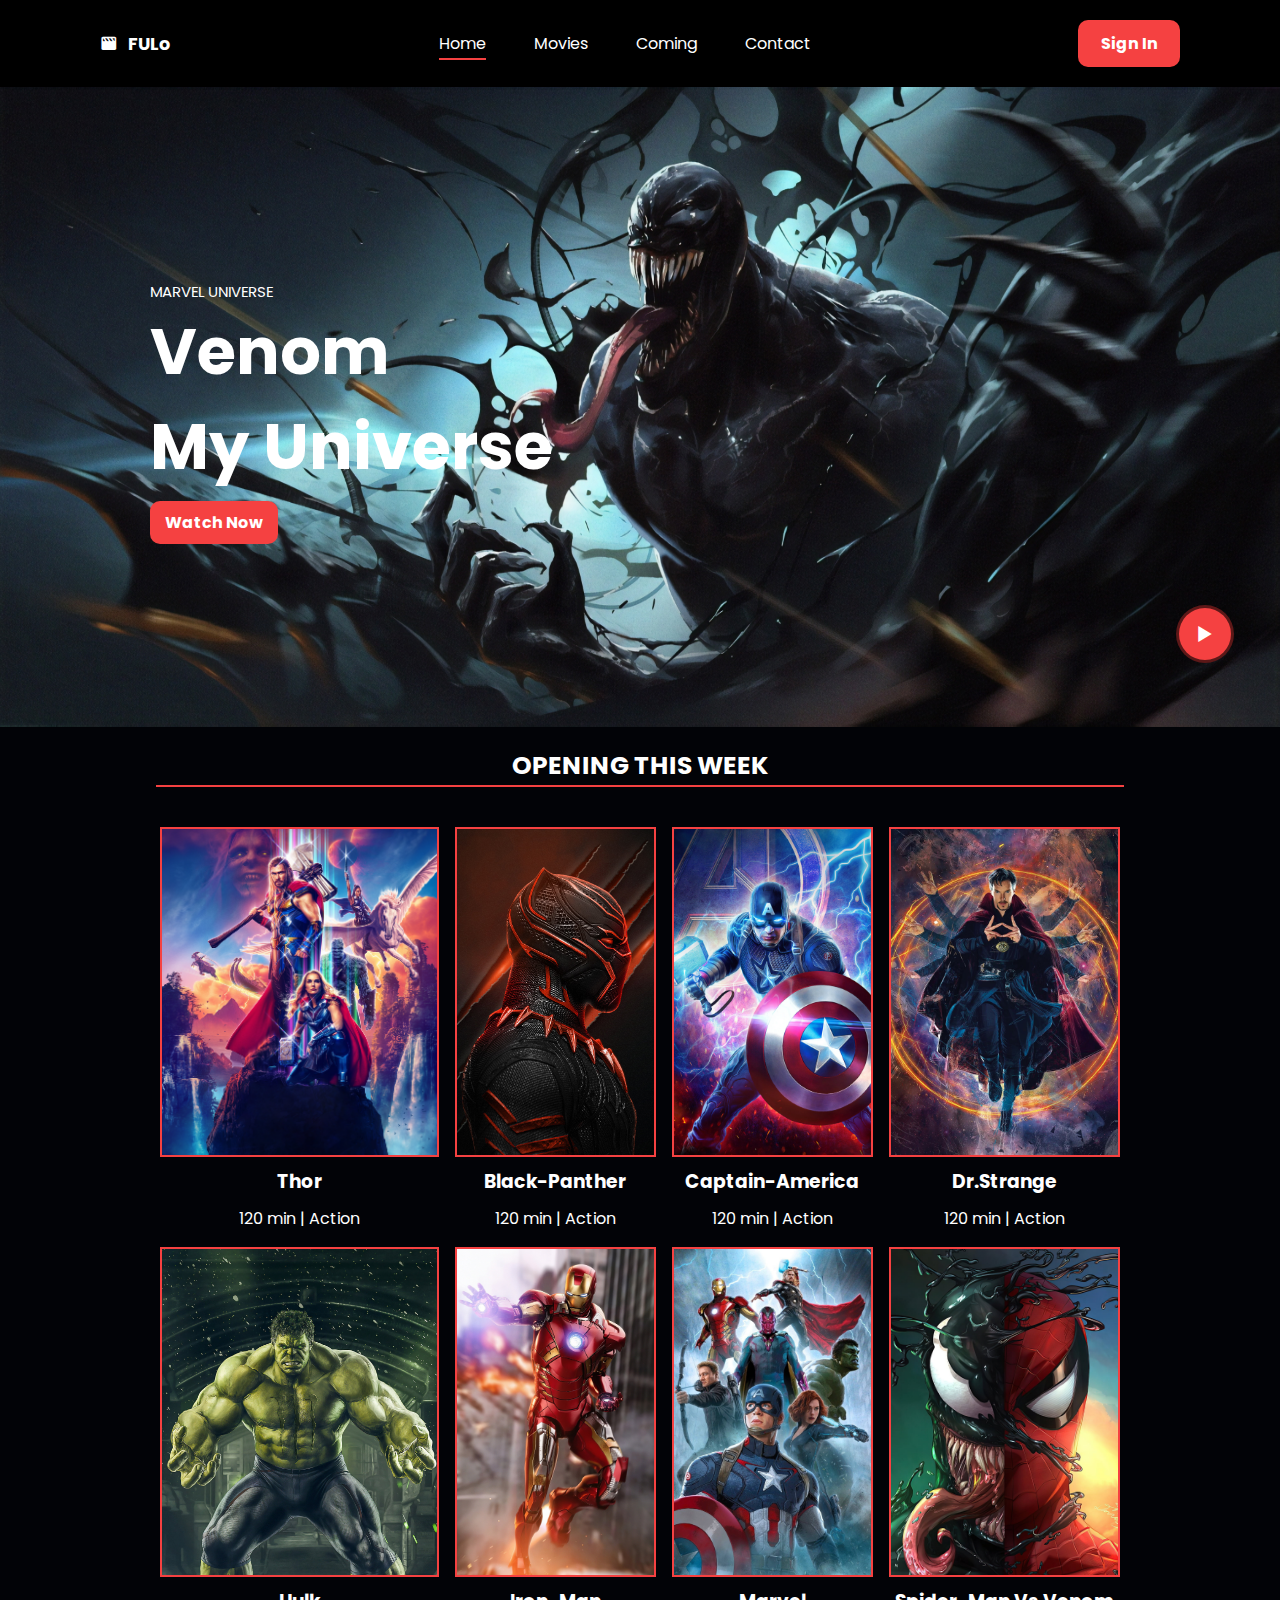
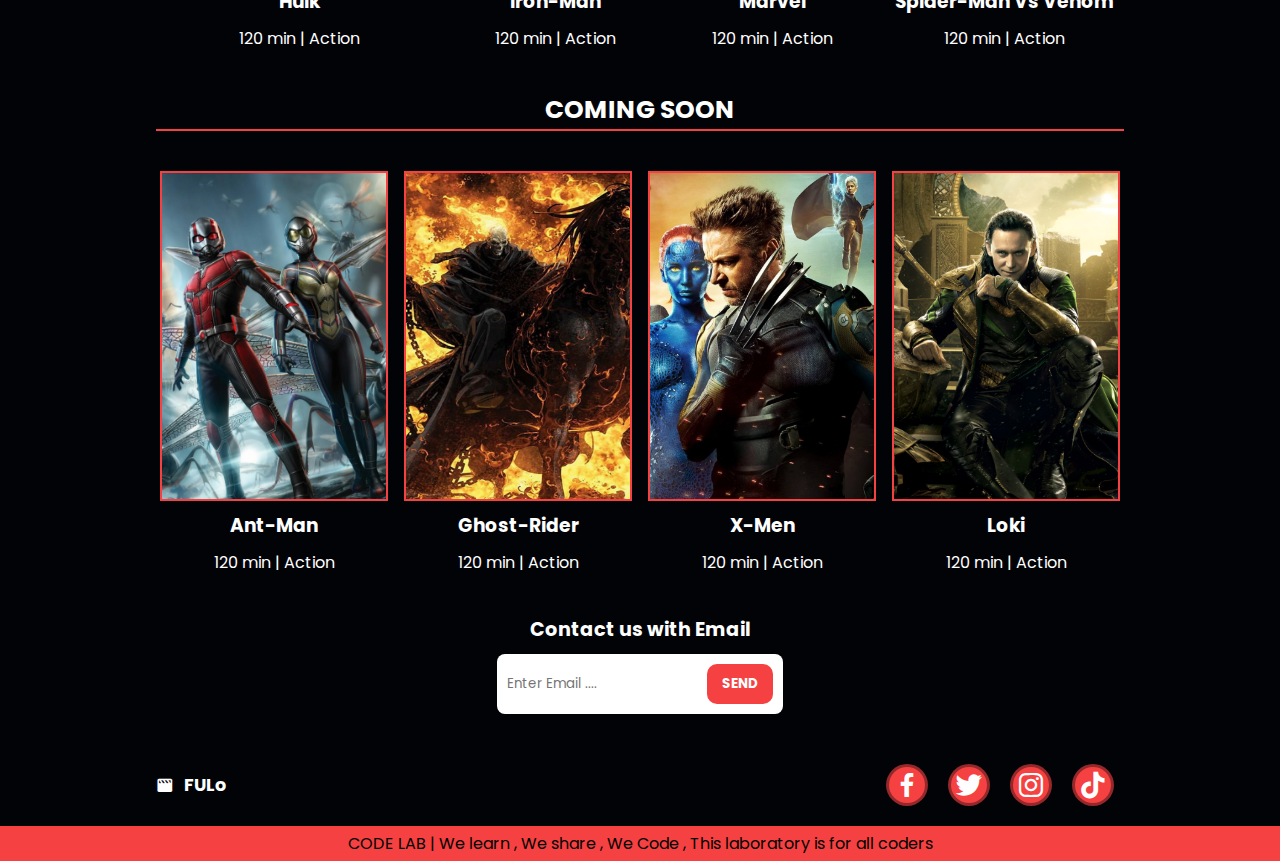
<file: index.html>
<!DOCTYPE html>
<html lang="en">
<head>
    <meta charset="UTF-8">
    <meta name="viewport" content="width=device-width, initial-scale=1.0">
    <title>Code-Lab Channel</title>
    <link rel="stylesheet"
    href="https://cdn.jsdelivr.net/npm/boxicons@latest/css/boxicons.min.css">
    <link rel="stylesheet" href="./style.css">
</head>
<body>
    <!-- navbar -->
    <header>
        <a href="" class="logo"><i class='bx bxs-movie'></i> FULo </a>
        <ul class="navBar">
            <li><a href="#home" class="active">Home</a></li>
            <li><a href="#movies">Movies</a></li>
            <li><a href="#coming-movies">Coming</a></li>
            <li><a href="#contact">Contact</a></li>
        </ul>

        <a href="" class="Btn">Sign In</a>
    </header>

    <section class="container" id="home">
        <div class="content">
            <img src="./image/cover.jpg" alt="">
            <div class="content-text">
                <span>MARVEL Universe</span>
                <h1>
                    Venom <br> My Universe
                </h1>
                <a href="" class="click">Watch Now</a>
                <a href="" class="play"><i class='bx bx-play' ></i></a>
            </div>
        </div>
    </section>


    <!-- movies -->

    <section class="movies" id="movies">
        <h2 class="title">Opening This Week</h2>
        <div class="movie-container">
            <div class="box">
                <div class="box-img">
                    <img src="./image/Thor.jpg" alt="">
                </div>
                <h3>Thor</h3>
                <span>120 min | Action</span>
            </div>
            <div class="box">
                <div class="box-img">
                    <img src="./image/Black-Panther.jpg" alt="">
                </div>
                <h3>Black-Panther</h3>
                <span>120 min | Action</span>
            </div>
            <div class="box">
                <div class="box-img">
                    <img src="./image/Captain-America.jpg" alt="">
                </div>
                <h3>Captain-America</h3>
                <span>120 min | Action</span>
            </div>
            <div class="box">
                <div class="box-img">
                    <img src="./image/Dr.strange.jpg" alt="">
                </div>
                <h3>Dr.Strange</h3>
                <span>120 min | Action</span>
            </div>
            <div class="box">
                <div class="box-img">
                    <img class="image" src="./image/Hulk.jpg" alt="">
                </div>
                <h3>Hulk</h3>
                <span>120 min | Action</span>
            </div>
            <div class="box">
                <div class="box-img">
                    <img  class="image" src="./image/Iron-Man.jpg" alt="">
                </div>
                <h3>Iron-Man</h3>
                <span>120 min | Action</span>
            </div>
            <div class="box">
                <div class="box-img">
                    <img  class="image" src="./image/Marvel.jpg" alt="">
                </div>
                <h3>Marvel</h3>
                <span>120 min | Action</span>
            </div>
            <div class="box">
                <div class="box-img">
                    <img  class="image" src="./image/Spider-Man Vs Venom.jpg" alt="">
                </div>
                <h3>Spider-Man Vs Venom</h3>
                <span>120 min | Action</span>
            </div>
            
        </div>
    </section>

    <!-- coming movies -->

    <section class="movies" id="coming-movies">
        <h2 class="title">Coming soon</h2>
        <div class="movie-container">
            <div class="box">
                <div class="box-img">
                    <img src="./image/Ant-Man.jpg" alt="">
                </div>
                <h3>Ant-Man</h3>
                <span>120 min | Action</span>
            </div>
            <div class="box">
                <div class="box-img">
                    <img src="./image/Ghost-Rider.jpg" alt="">
                </div>
                <h3>Ghost-Rider</h3>
                <span>120 min | Action</span>
            </div>
            <div class="box">
                <div class="box-img">
                    <img src="./image/X-Men.jpg" alt="">
                </div>
                <h3>X-Men</h3>
                <span>120 min | Action</span>
            </div>
            <div class="box">
                <div class="box-img">
                    <img src="./image/Loki.jpg" alt="">
                </div>
                <h3>Loki</h3>
                <span>120 min | Action</span>
            </div>
            

            


            
        </div>
    </section>

    <!-- contact section -->
    <section class="contact" id="contact">
        <h2>Contact us with Email</h2>
        <form action="">
            <input type="email" class="email" name="email" placeholder="Enter Email ...." required id="">
            <input type="submit" value="Send" class="click" name="" id="">
        </form>
    </section>

    <!-- footer section -->
    <section class="footer">
        <a href="" class="logo"><i class='bx bxs-movie'></i> FULo </a>
        <div class="social">
            <a href="" class="logo"><i class='bx bxl-facebook' ></i> </a>
            <a href="" class="logo"><i class='bx bxl-twitter'></i> </a>
            <a href="" class="logo"><i class='bx bxl-instagram' ></i> </a>
            <a href="" class="logo"><i class='bx bxl-tiktok' ></i>  </a>
        </div>
    </section>

    <div class="codelab">
        <p>CODE LAB | We learn , We share , We Code , This laboratory is for all coders</p>
    </div>

    
    
</body>
</html>
</file>
<file: style.css>
@import url('https://fonts.googleapis.com/css2?family=Poppins:wght@800&display=swap');
*{
    margin: 0;
    padding: 0;
    box-sizing: border-box;
    text-decoration: none;
    list-style: none;
    scroll-behavior: smooth ;
    font-family: 'Poppins', sans-serif;
}
/* custom Scroll Bar */
html::-webkit-scrollbar {
    width: 0.5rem;
    background-color: var(--bg-color);
  }
  html::-webkit-scrollbar-thumb {
    background: var(--main-color);
    border-radius: 5rem;
  }

/* global color */
:root{
    --main-color:rgb(245, 65, 65);
    --text-color: #fff;
    --bg-color: #020307;
}

body{
    background-color: var(--bg-color);
    height: 2000px;
}

header{
    width: 100%;
    /* position: fixed; */
    /* z-index: 10; */
    /* top: 0; */
    position: sticky;
    top: 0;
    display: flex;
    justify-content: space-between;
    padding: 20px 100px;
    transition: 0.5s;
    z-index: 10;
    background-color: black;
}
.navBar{
    display: flex;
    align-items: center;
    column-gap: 3rem;
    
}

.navBar a::after{
    content: "";
    width: 0%;
    height: 2px;
    background-color: var(--main-color);
    position: absolute;
    bottom: -4px;
    left: 0;
    transition: 0.5s;
}
.navBar .active::after{
    content: "";
    width: 100%;
    height: 2px;
    background-color: var(--main-color);
    position: absolute;
    bottom: -4px;
    left: 0;
    transition: 0.5s;
}
.navBar a:hover::after,.navBar .active::after{
    width: 100%;
}
li{
    position: relative;
}
li a{
    color: var(--text-color);
    font-weight: 500px;
    font-size: 1rem;
}
.logo{
    font-weight: bold;
    font-size: 1.1rem;
    color: var(--text-color);
    display: flex;
    align-items: center;

}
i{
    margin-right: 10px;
    color: var(--text-color);
}
.Btn{
    color: var(--text-color);
    background-color: var(--main-color);
    padding: 0.7rem 1.4rem;
    font-weight: bold;
    border-radius: 10px;
    transition: 0.5s;
}
.Btn:hover{
    background-color: #ef0d0d;
    transform: scale(1.1);
}

/* container */
.content{
    width: 100%;
    position: relative;
    min-height: 640px;
    display: flex;
    align-items: center;
}
.content img{
    width: 100%;
    height: 100%;
    position: absolute;
    z-index: -1;
}
.content-text{
    padding-left: 150px;
}
.content-text span{
    text-transform: uppercase;
    font-weight: 500px;
    color: var(--text-color);
    font-size: 15px;

}
.content-text h1{
    font-size: 4rem;
    font-weight: 700px;
    color: var(--text-color);
    margin-bottom: 1rem;
}
.click{
    color: var(--text-color);
    background-color: var(--main-color);
    padding: 10px 15px;
    font-weight: bold;
    border-radius: 10px;
}
.click:hover{
    background-color: rgb(233, 27, 27);
}
.play{
    position: absolute;
    right: 1rem;
    bottom: 10%;
    display: flex;
    justify-content: center;
    align-items: center;
}
.play i{
    color: var(--text-color);
    background-color: var(--main-color);
    font-size: 2rem;
    border-radius: 50%;
    padding: 10px;
    border: 3px solid rgba(0, 0, 0, 0.625);
    margin-right: 30px;
    transition: 0.5s;
}
.play i:hover{
    background-color: rgb(233, 27, 27);
    transform: scale(1.2);
}

/* movies */

.title{
    color: var(--text-color);
    text-align: center;
    margin: 20px auto;
    max-width: 968px;
    font-size: 25px;
    font-weight: bold;
    text-transform: uppercase;
    border-bottom: 2px solid var(--main-color);
}

.box h3{
    color: var(--text-color);
    margin-top: 10px;
    text-align: center;
}
.box span{
    color: var(--text-color);
    margin-top: 10px;
    display: flex;
    justify-content: center;
    align-items: center;
}

.movie-container{
    max-width: 960px;
    margin: 40px auto;
    display: grid;
    /* grid-template-columns: auto auto auto auto; */
    grid-template-columns: repeat(auto-fit,minmax(180px,auto));
    gap: 1rem;
}
.box-img{
    width: 100%;
    height:330px;
    border: 2px solid var(--main-color);
}
.box-img img{
    width: 100%;
    height: 100%;
    object-fit: cover;
    transition: 0.5s;
}
.image{
    object-position: top;
}

.box-img img:hover{
    transform: scale(1.1);
}


/* contact section */
.contact{
    max-width: 968px;
    margin: 0 auto;
    display: flex;
    flex-direction: column;
    align-items: center;
    justify-content: center;
}
.contact h2{
    color: var(--text-color);
    align-items: center;
    font-size: 1.2rem;
    font-weight: bold;
    /* border-bottom: 2px solid var(--main-color); */
    margin-bottom: 10px;
}
.contact form{
    background-color: var(--text-color);
    padding: 10px;
    border-radius: 0.5rem;
    display: flex;
    align-items: center;
    justify-content: center;
}
form .email{
    border: none;
    outline: none;
    width: 200px;
    background-color: var(--text-color);
}
.contact .click {
    text-transform: uppercase;
    font-weight: 500px;
    cursor: pointer;
    border: none;
    outline: none;
}

/* footer */

.footer{
    max-width: 968px;
    margin: 0 auto;
    display: flex;
    justify-content: space-between;
    margin-top: 50px;
}
.social{
    display: flex;
    gap: 10px;
}
.social i{
    background-color: var(--main-color);
    padding: 2px;
    border-radius: 50%;
    font-size: 32px;
    color: var(--text-color);
    border: 3px solid rgba(2, 3, 7, 0.4);
    transition: 0.5s;
}
.social i:hover{
    filter: brightness(1.4);
}
.codelab{
    background-color: var(--main-color);
    text-align: center;
    margin-top: 20px;
    padding: 5px 10px;
}

/* media screen */

@media (max-width:1080px) {
    .content{
        min-height: 700px;
    }
    .content img{
        height: 700px;
    }
    .content-text{
        padding: 0px 100px;
    }
    .content img{
        height: 90%;
    }
}

@media (max-width:991px) {
    .content{
        min-height: 600px;
    }
    .content-text h1{
        font-size: 3rem;
    }
    .content img{
        height:600px;
    }
    .play{
        bottom: 10%;
    }
    .play i{
        font-size: 30px;
    }
}

@media (max-width:900px) {
    .Btn{
        height: 40px;
        padding: 10px 15px;
     }
    header{
        height: 90px;
        /* padding: 5px 70px; */
    }
    .content-text{
        padding: 0px 80px;
    }
    .content-text h1{
        font-size: 2.5rem;
    }
    .content{
        min-height: 500px;
    }
    .content img{
        height: 500px;
    }
    .navBar{
        display: none;
    }
    .play i{
        font-size: 27px;
    }
    .Btn{
       height: 50px;
       margin: auto 0;
    }
}
@media (max-width:800px) {
    .Btn{
        height: 40px;
        padding: 8px 15px;
     }
    header{
        height: 90px;
        /* padding: 5px 60px; */
    }
    .content-text span{
        font-size: 15px;
    }
    .content-text{
        padding: 0px 80px;
    }
    .content-text h1{
        font-size: 2.3rem;
    }
    .content{
        min-height: 400px;
    }
    .content img{
        height: 400px;
    }
    .navBar{
        display: none;
    }
    .play i{
        font-size: 24px;
    }
}
@media (max-width:700px) {
    .Btn{
        height: 40px;
        padding: 8px 15px;
     }
    header{
        height: 90px;
        padding: 5px 80px;
    }
    .content-text span{
        font-size: 13px;
    }
    .content-text{
        padding: 0px 50px;
    }
    .content-text h1{
        font-size: 2rem;
    }
    .content{
        min-height: 350px;
    }
    .content img{
        height: 350px;
    }
    .navBar{
        display: none;
    }
    .play i{
        font-size: 20px;
    }
}
@media (max-width:600px) {
    .Btn{
        height: 40px;
        padding: 8px 15px;
     }
    header{
        height: 80px;
        padding: 5px 70px;
    }
    .content-text span{
        font-size: 11px;
    }
    .content-text{
        padding: 0px 30px;
    }
    .content-text h1{
        font-size: 1.7rem;
    }
    .content{
        min-height: 300px;
    }
    .content img{
        height: 300px;
    }
    .navBar{
        display: none;
    }
    .play i{
        font-size: 18px;
    }
    .codelab{
        font-size: 13px;
        padding: 10px 20px;
    }
}
@media (max-width:500px) {
    .Btn{
        height: 40px;
        padding: 8px 15px;
     }
    header{
        height: 70px;
        padding: 5px 50px;
        
    }
    .content-text span{
        font-size: 10px;
    }
    .content-text{
        padding: 0px 30px;
    }
    .content-text h1{
        font-size: 1.4rem;
    }
    .content{
        min-height: 250px;
    }
    .content img{
        height: 250px;
    }
    .navBar{
        display: none;
    }
    .play i{
        font-size: 18px;
    }
    .click{
        padding: 8px;
        font-size: 13px;
    }
    .codelab{
        font-size: 12px;
        padding: 10px 15px;
    }
}
@media (max-width:400px) {
    .Btn{
        height: 30px;
        padding: 3px 7px;
        font-size: 15px;
     }
    .logo{
        font-size: 15px;
    }
    header{
        height: 60px;
        padding: 5px 30px;
    }
    .content-text{
        padding: 0px 20px;
    }
    .content-text span{
        font-size: 10px;
    }
    .content-text h1{
        font-size: 1.2rem;
    }
    .content{
        min-height: 200px;
    }
    .content img{
        height: 200px;
    }
    .navBar{
        display: none;
    }
    .play i{
        font-size: 15px;
    }
    .click{
        padding: 8px 10px;
        font-size: 12px;
    }
    .codelab{
        font-size: 10px;
        padding: 10px 0px;
        /* padding: 10px 5px; */
    }
}
@media (max-width:300px) {
    .Btn{
        height: 25px;
        padding: 3px 7px;
        font-size: 12px;
     }
    .logo{
        font-size: 12px;
    }
    header{
        height: 50px;
        padding: 5px 10px;
    }
    .content-text{
        padding: 0px 10px;
    }
    .content-text span{
        font-size: 8px;
    }
    .content-text h1{
        font-size: 1rem;
    }
    .content{
        min-height: 190px;
    }
    .content img{
        height: 190px;
    }
    .navBar{
        display: none;
    }
    .play{
        right: -20px;
    }
    .play i{
        font-size: 15px;
        padding: 8px;
    }
    .click{
        padding: 8px 10px;
        font-size: 10px;
    }
    .codelab{
        font-size: 10px;
    }
}
@media (max-width: 470px){
    .footer{
        flex-direction: column;
        align-items: center;
        gap: 1rem;
    }
}
</file>
